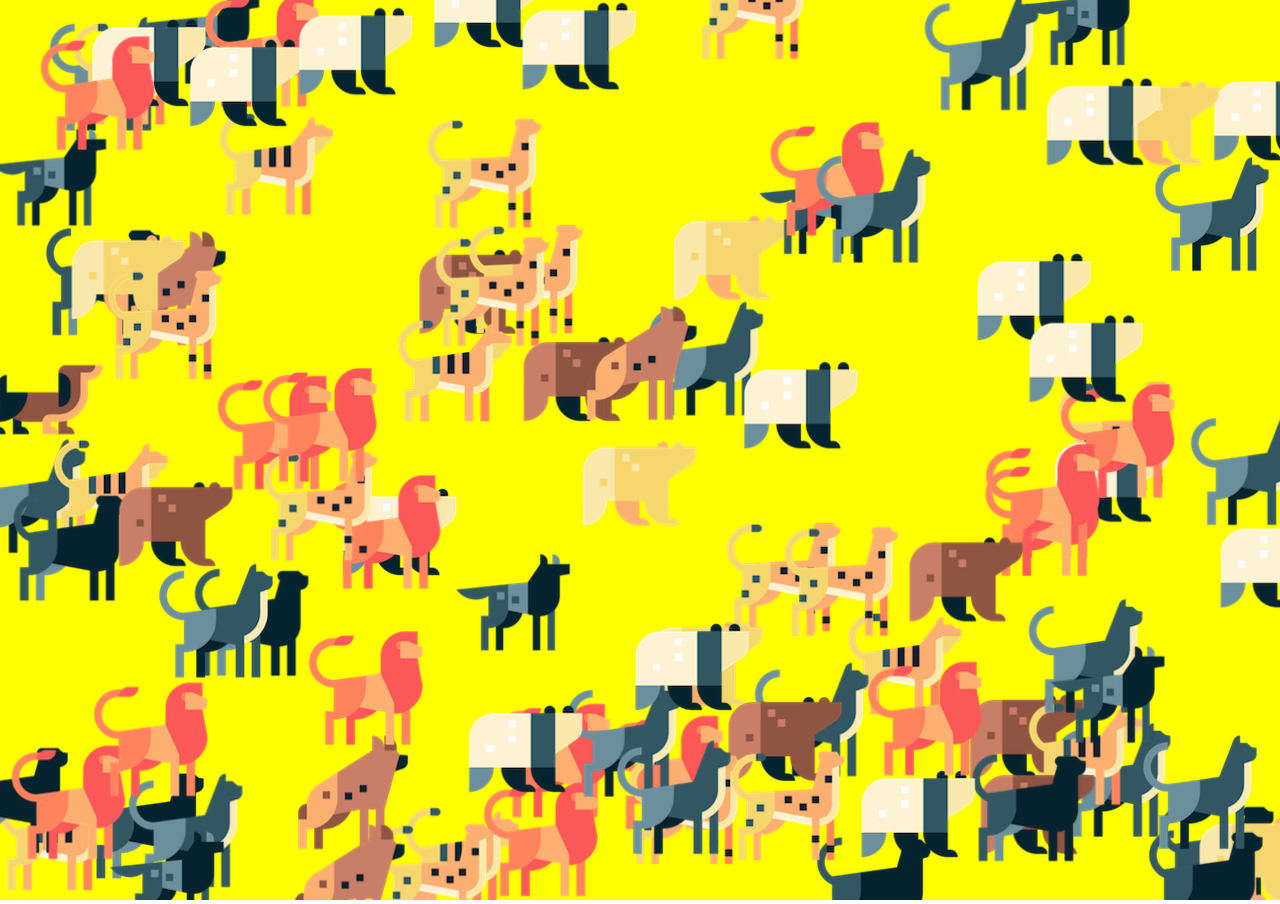
<file: Activities/A1 - Where's The Sausage Dog/index.html>
<!DOCTYPE html>
<html lang="">
  <head>
    <meta charset="utf-8" />
    <meta name="viewport" content="width=device-width, initial-scale=1.0" />

    <title>Where's The Sausage Dog</title>

    <!-- CSS stylesheet(s) -->
    <link rel="stylesheet" type="text/css" href="css/style.css" />

    <!-- Library script(s) -->
    <script src="js/libraries/p5.min.js"></script>
    <script src="js/libraries/p5.sound.min.js"></script>

    <!-- My script(s) -->
    <script src="js/script.js"></script>
    <script src="js/Animal.js"></script>
    <script src="js/SausageDog.js"></script>
  </head>

  <body>
    <!-- HTML would go here if needed. -->
  </body>
</html>
</file>
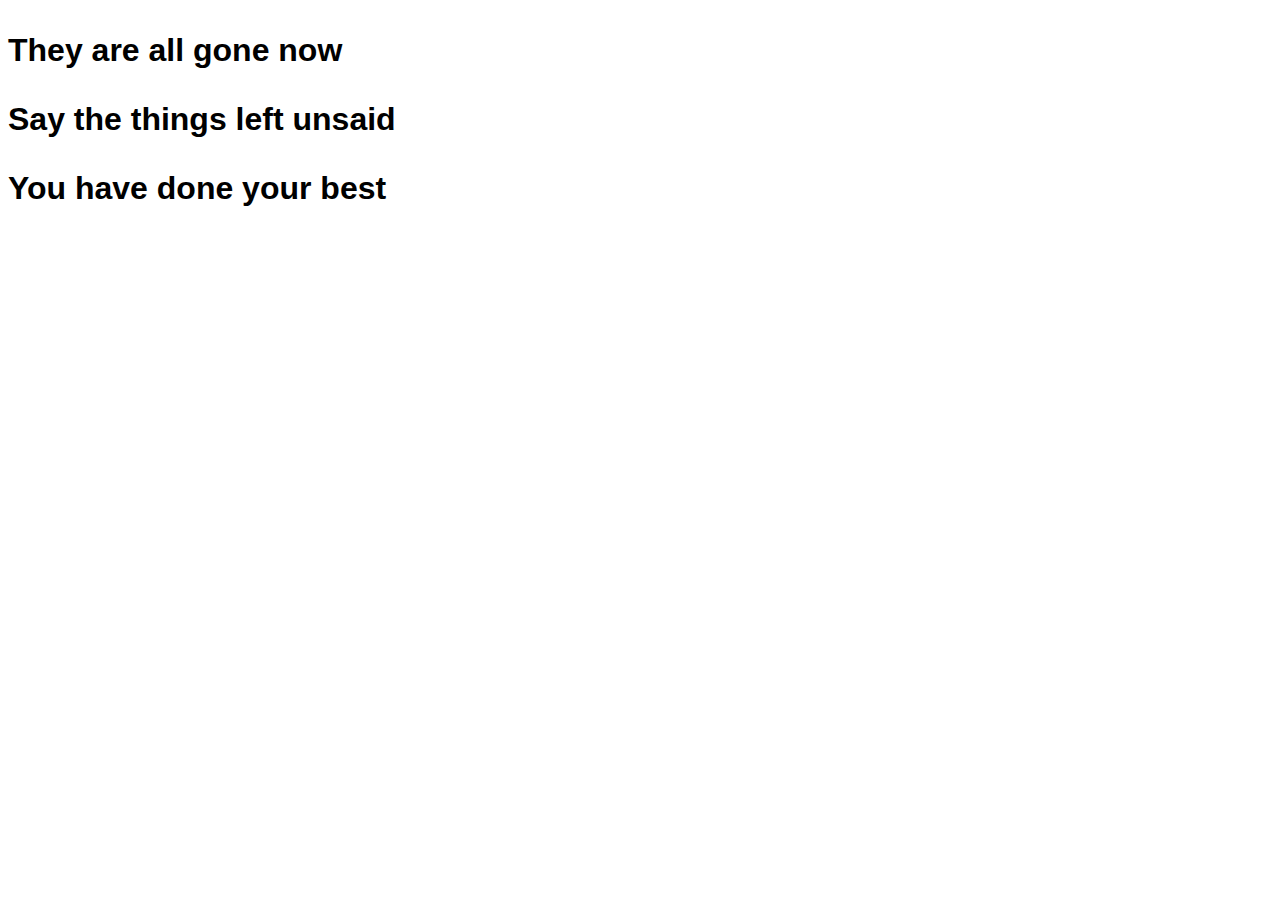
<file: Activities/A5 - Haiku Generator/index.html>
<!DOCTYPE html>
<html>
  <head>
    <meta charset="utf-8" />
    <meta
      name="viewport"
      width="device-width,"
      initial-scale="1.0,"
      maximum-scale="1.0,"
      user-scalable="0"
    />

    <title>A5 - Haiku Generator</title>

    <!-- CSS stylesheet(s) -->
    <link rel="stylesheet" type="text/css" href="css/style.css" />

    <!-- Library script(s) go here -->
  </head>

  <body>
    <!-- HTML would go here if needed. -->
    <section id="haiku">
      <p id="line-1"></p>
      <p id="line-2"></p>
      <p id="line-3"></p>
    </section>

    <!-- My script(s) -->
    <script src="js/script.js"></script>
  </body>
</html>
</file>
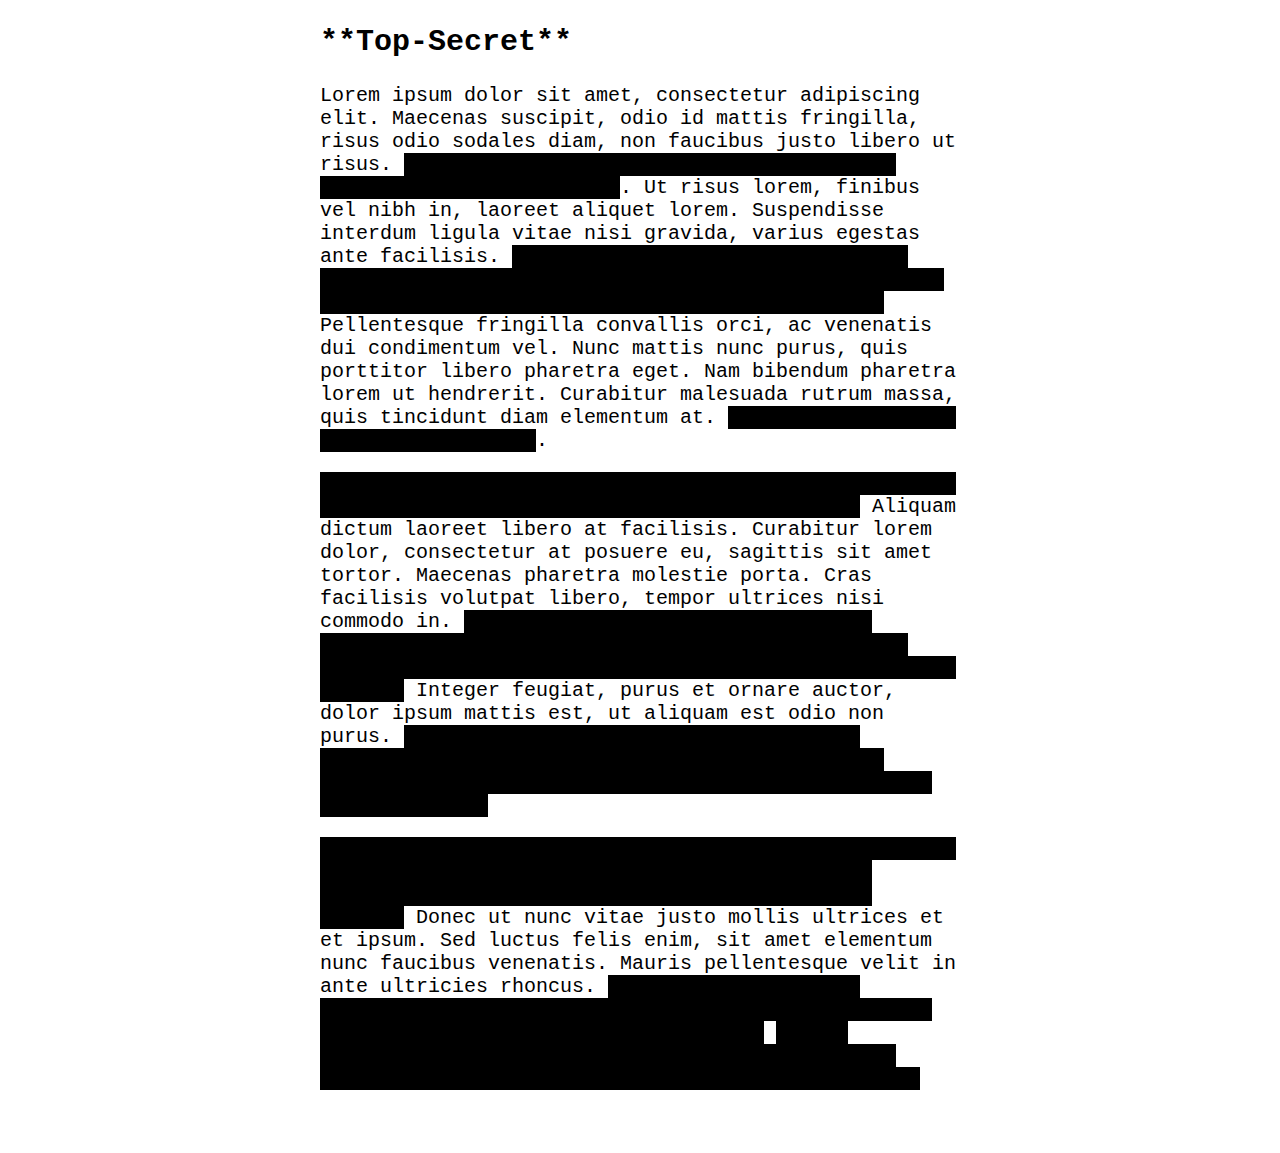
<file: Activities/A6 - Raving Redactionist/index.html>
<!DOCTYPE html>
<html>
  <head>
    <meta charset="utf-8" />
    <meta
      name="viewport"
      width="device-width,"
      initial-scale="1.0,"
      maximum-scale="1.0,"
      user-scalable="0"
    />

    <title>A6 - Raving Redactionist</title>

    <!-- CSS stylesheet(s) -->
    <link rel="stylesheet" type="text/css" href="css/style.css" />

    <!-- Library script(s) go here -->
    <script
      src="https://code.jquery.com/jquery-3.6.0.min.js"
      integrity="sha256-/xUj+3OJU5yExlq6GSYGSHk7tPXikynS7ogEvDej/m4="
      crossorigin="anonymous"
    ></script>
  </head>

  <body>
    <!-- HTML would go here if needed. -->
    <section id="secret-document">
      <h2>**Top-Secret**</h2>
      <p>
        Lorem ipsum dolor sit amet, consectetur adipiscing elit. Maecenas
        suscipit, odio id mattis fringilla, risus odio sodales diam, non
        faucibus justo libero ut risus.
        <span class="top-secret redacted">
          Pellentesque ante enim, luctus sed mi sit amet, congue finibus
          eros</span
        >. Ut risus lorem, finibus vel nibh in, laoreet aliquet lorem.
        Suspendisse interdum ligula vitae nisi gravida, varius egestas ante
        facilisis.
        <span class="top-secret redacted"
          >In hac habitasse platea dictumst. Mauris pretium, neque in tempor
          facilisis, quam nunc porttitor lorem, non tempor elit neque eu
          erat.</span
        >
        Pellentesque fringilla convallis orci, ac venenatis dui condimentum vel.
        Nunc mattis nunc purus, quis porttitor libero pharetra eget. Nam
        bibendum pharetra lorem ut hendrerit. Curabitur malesuada rutrum massa,
        quis tincidunt diam elementum at.
        <span class="top-secret redacted"
          >Phasellus vel est a sem egestas dictum</span
        >.
      </p>
      <p>
        <span class="top-secret redacted"
          >Maecenas vitae sapien eget risus imperdiet blandit id id sem. Mauris
          maximus vitae sem eget luctus.</span
        >
        Aliquam dictum laoreet libero at facilisis. Curabitur lorem dolor,
        consectetur at posuere eu, sagittis sit amet tortor. Maecenas pharetra
        molestie porta. Cras facilisis volutpat libero, tempor ultrices nisi
        commodo in.
        <span class="top-secret redacted"
          >Proin consectetur maximus magna in scelerisque. Vestibulum nec
          vehicula felis. Morbi tellus neque, ultrices et felis nec, placerat
          finibus sapien.</span
        >
        Integer feugiat, purus et ornare auctor, dolor ipsum mattis est, ut
        aliquam est odio non purus.
        <span class="top-secret redacted"
          >Integer vulputate suscipit mollis. Sed ultrices sed quam a semper.
          Orci varius natoque penatibus et magnis dis parturient montes,
          nascetur ridiculus mus.</span
        >
      </p>
      <p>
        <span class="top-secret redacted">
          Ut eleifend nulla vel egestas ultricies. Ut pulvinar, lectus tincidunt
          interdum viverra, tellus nisl molestie sapien, id maximus lectus
          libero eget libero.</span
        >
        Donec ut nunc vitae justo mollis ultrices et et ipsum. Sed luctus felis
        enim, sit amet elementum nunc faucibus venenatis. Mauris pellentesque
        velit in ante ultricies rhoncus.
        <span class="top-secret redacted"
          >Duis at maximus eros. Praesent porttitor efficitur mauris, nec
          vestibulum metus tempor et. Suspendisse potenti.</span
        >
        <span class="top-secret redacted"
          >In hac habitasse platea dictumst. Praesent sit amet sem consectetur,
          feugiat ante sit amet, tristique dui.</span
        >
      </p>
    </section>

    <!-- My script(s) -->
    <script src="js/script.js"></script>
  </body>
</html>
</file>
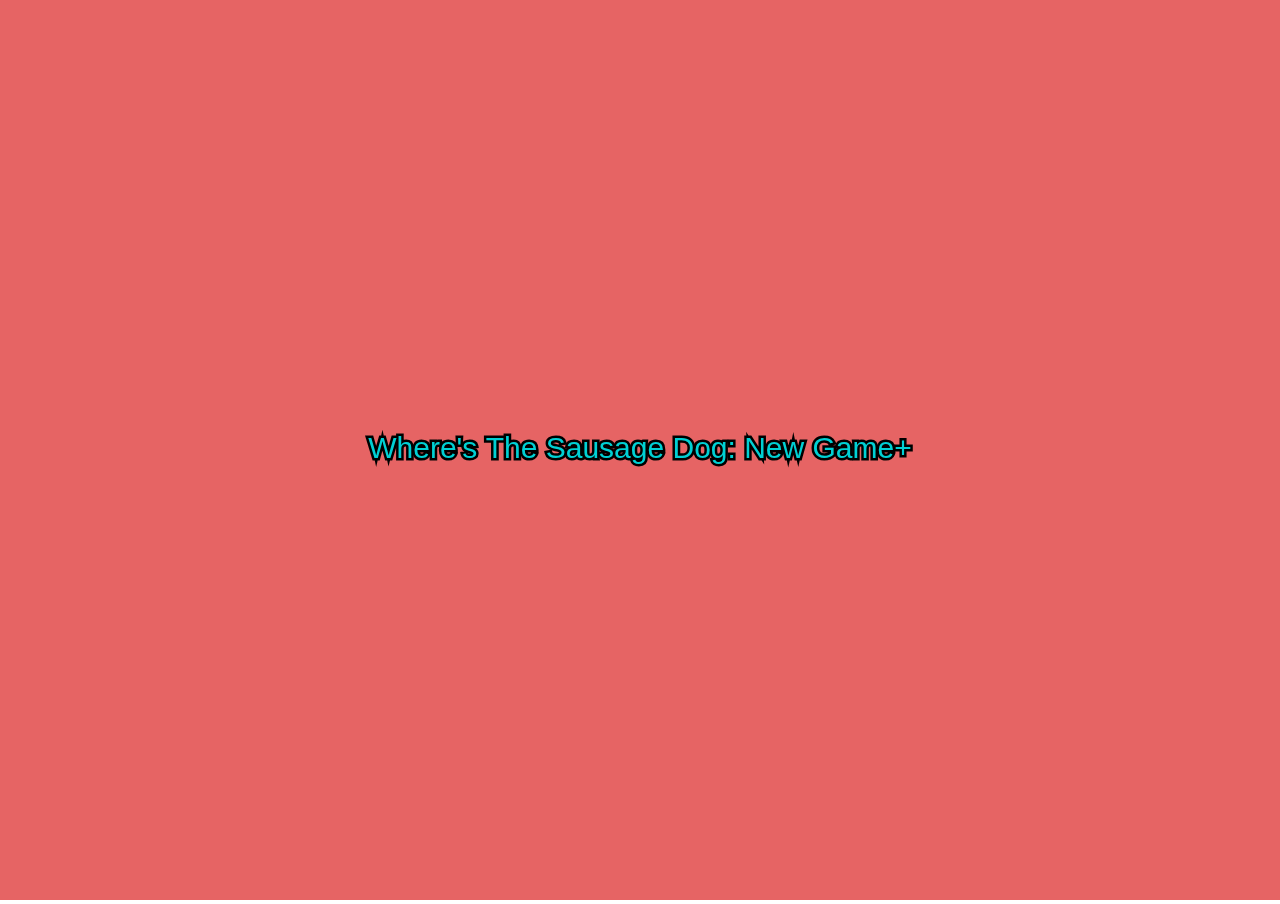
<file: Exercises/E1 - Where's The Sausage Dog-New Game+/index.html>
<!DOCTYPE html>
<html lang="">
  <head>
    <meta charset="utf-8" />
    <meta name="viewport" content="width=device-width, initial-scale=1.0" />

    <title>Where's The Sausage Dog: New Game+</title>

    <!-- CSS stylesheet(s) -->
    <link rel="stylesheet" type="text/css" href="css/style.css" />

    <!-- Library script(s) -->
    <script src="js/libraries/p5.min.js"></script>
    <script src="js/libraries/p5.sound.min.js"></script>

    <!-- My script(s) -->
    <script src="js/script.js"></script>
    <script src="js/Animal.js"></script>
    <script src="js/SausageDog.js"></script>
  </head>

  <body>
    <!-- HTML would go here if needed. -->
  </body>
</html>
</file>
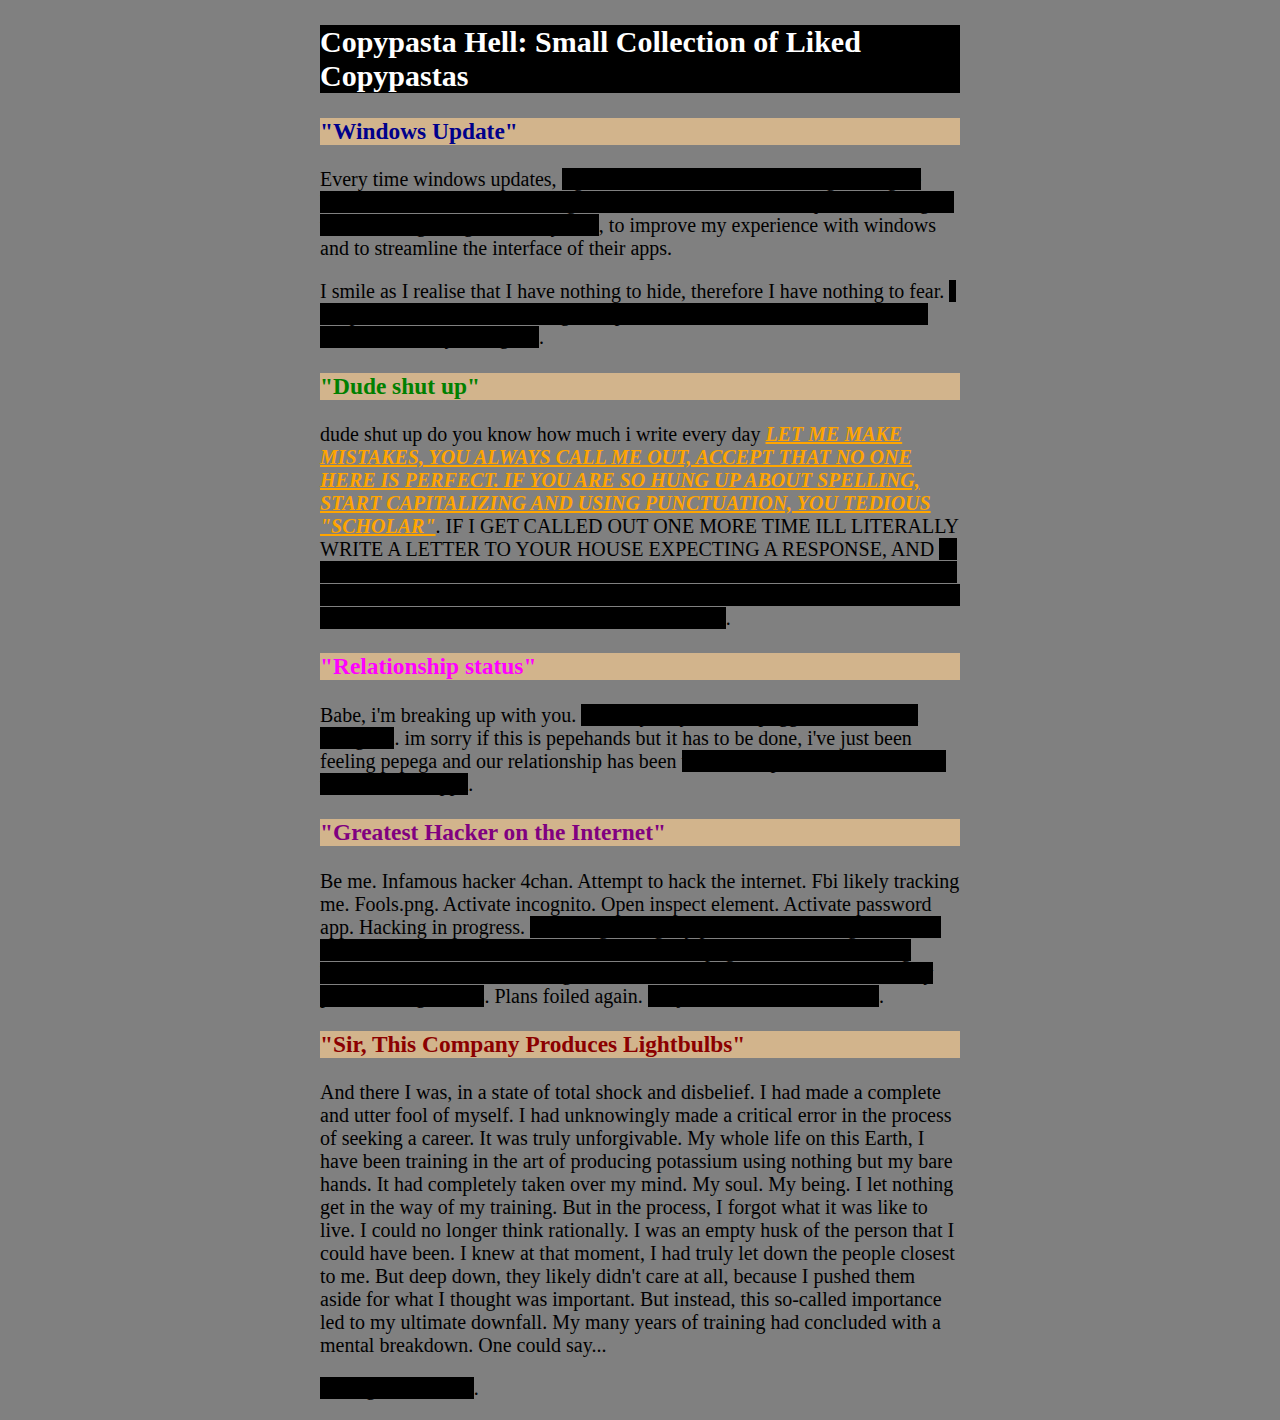
<file: Exercises/E6 - Raving Redactionist++/index.html>
<!DOCTYPE html>
<html>
  <head>
    <meta charset="utf-8" />
    <meta
      name="viewport"
      width="device-width,"
      initial-scale="1.0,"
      maximum-scale="1.0,"
      user-scalable="0"
    />

    <title>E6 - Raving Redactionist++</title>

    <!-- CSS stylesheet(s) -->
    <link rel="stylesheet" type="text/css" href="css/style.css" />

    <!-- Library script(s) go here -->
    <script
      src="https://code.jquery.com/jquery-3.6.0.min.js"
      integrity="sha256-/xUj+3OJU5yExlq6GSYGSHk7tPXikynS7ogEvDej/m4="
      crossorigin="anonymous"
    ></script>
  </head>

  <body>
    <!-- HTML would go here if needed. -->
    <section id="copypasta-hell">
      <h2 id="title">Copypasta Hell: Small Collection of Liked Copypastas</h2>
      <!--https://www.reddit.com/r/copypasta/comments/m6621t/windows_update/-->
      <h3 id="first-pasta" class="header">"Windows Update"</h3>
      <p>
        Every time windows updates,
        <span class="top-secret redacted"
          >I get the same comfortable feeling. I imagine hundreds of technicans
          working for me in the microsoft headquarters I imagine them looking
          trough all of my data</span
        >, to improve my experience with windows and to streamline the interface
        of their apps.
      </p>

      <p>
        I smile as I realise that I have nothing to hide, therefore I have
        nothing to fear.
        <span class="top-secret redacted"
          >I am patient, no matter how long the update takes, or what it breaks
          because I know, it's for my own good</span
        >.
      </p>
      <!--https://www.reddit.com/r/copypasta/comments/m1zg2w/dude_shut_up/-->
      <h3 id="second-pasta" class="header">"Dude shut up"</h3>
      <p>
        dude shut up do you know how much i write every day
        <span class="top-secret redacted"
          >LET ME MAKE MISTAKES, YOU ALWAYS CALL ME OUT, ACCEPT THAT NO ONE HERE
          IS PERFECT. IF YOU ARE SO HUNG UP ABOUT SPELLING, START CAPITALIZING
          AND USING PUNCTUATION, YOU TEDIOUS "SCHOLAR"</span
        >. IF I GET CALLED OUT ONE MORE TIME ILL LITERALLY WRITE A LETTER TO
        YOUR HOUSE EXPECTING A RESPONSE, AND
        <span class="top-secret redacted"
          >IF I SEE THAT YOUR HANDWRITING IS THE SAME AS A CHICKEN WITH NO ARMS,
          THEN ILL BE THE ONE TO POP OFF ON YOU FOR CALLING OUT SOMETHING SO
          STUPID AND USELESS</span
        >.
      </p>
      <!--https://www.reddit.com/r/copypasta/comments/m6mp0v/relationship_status/-->
      <h3 id="third-pasta" class="header">"Relationship status"</h3>
      <p>
        Babe, i'm breaking up with you.
        <span class="top-secret redacted"
          >it's not you, you were poggers. it's me, i'm omegalul</span
        >. im sorry if this is pepehands but it has to be done, i've just been
        feeling pepega and our relationship has been
        <span class="top-secret redacted"
          >weirdchamp for months, it's time to end it, no kappa</span
        >.
      </p>
      <!-- https://www.reddit.com/r/copypasta/comments/m6odya/greatest_hacker_on_the_internet/-->
      <h3 id="fourth-pasta" class="header">
        "Greatest Hacker on the Internet"
      </h3>
      <p>
        Be me. Infamous hacker 4chan. Attempt to hack the internet. Fbi likely
        tracking me. Fools.png. Activate incognito. Open inspect element.
        Activate password app. Hacking in progress.
        <span class="top-secret redacted"
          >Fbi triangulating my position. Activating dark web. 93. 94. 96. 98.
          99. Damn. Stuck at 99. Feelsbad.png. 100. Yes. Initializing hacks.
          Receive an error message. Password unable to be hacked. Most likely
          put dollar signs for s</span
        >. Plans foiled again.
        <span class="top-secret redacted">Go jack off to overwatch r34</span>.
      </p>
      <!--https://www.reddit.com/r/copypasta/comments/m6nwvk/sir_this_company_produces_lightbulbs/-->
      <h3 id="fifth-pasta" class="header">
        "Sir, This Company Produces Lightbulbs"
      </h3>
      <p>
        And there I was, in a state of total shock and disbelief. I had made a
        complete and utter fool of myself. I had unknowingly made a critical
        error in the process of seeking a career. It was truly unforgivable. My
        whole life on this Earth, I have been training in the art of producing
        potassium using nothing but my bare hands. It had completely taken over
        my mind. My soul. My being. I let nothing get in the way of my training.
        But in the process, I forgot what it was like to live. I could no longer
        think rationally. I was an empty husk of the person that I could have
        been. I knew at that moment, I had truly let down the people closest to
        me. But deep down, they likely didn't care at all, because I pushed them
        aside for what I thought was important. But instead, this so-called
        importance led to my ultimate downfall. My many years of training had
        concluded with a mental breakdown. One could say...
      </p>

      <p><span class="top-secret redacted">I had gone bananas</span>.</p>
    </section>

    <!-- My script(s) -->
    <script src="js/script.js"></script>
  </body>
</html>
</file>
<file: Activities/A1 - Where's The Sausage Dog/css/style.css>
body {
  padding: 0;
  margin: 0;
}
</file>
<file: Activities/A5 - Haiku Generator/css/style.css>
/*********************************************

Here is a description of any special CSS used.
By default that's nothing.

**********************************************/
body {
  background-color: #abcba;
}

#haiku {
  font-family: Helvetica, sans-serif;
  font-size: 2rem;
  font-weight: bold;
}
</file>
<file: Activities/A6 - Raving Redactionist/css/style.css>
#secret-document {
  font-family: monospace;
  font-size: 1.25rem;
  width: 50vw;
  margin: auto;
}

.redacted {
  background-color: black;
  user-select: none;
}

.revealed {
  color: red;
  text-decoration: underline;
}
</file>
<file: Exercises/E1 - Where's The Sausage Dog-New Game+/css/style.css>
body {
  padding: 0;
  margin: 0;
  overflow: hidden;
}
</file>
<file: Exercises/E6 - Raving Redactionist++/css/style.css>
#copypasta-hell {
  font-family: serif;
  font-size: 1.25rem;
  width: 50vw;
  margin: auto;
  color: black;
}
#first-pasta {
  color: darkblue;
}
#second-pasta {
  color: green;
}
#third-pasta {
  color: magenta;
}
#fourth-pasta {
  color: purple;
}
#fifth-pasta {
  color: darkred;
}

.title {
  background-color: black;
  color: white;
}

.header {
  background-color: tan;
}

.redacted {
  background-color: black;
  user-select: none;
}

.revealed {
  color: orange;
  font-weight: bold;
  font-style: italic;
  text-decoration: underline;
}

body {
  background-color: grey;
}
</file>
